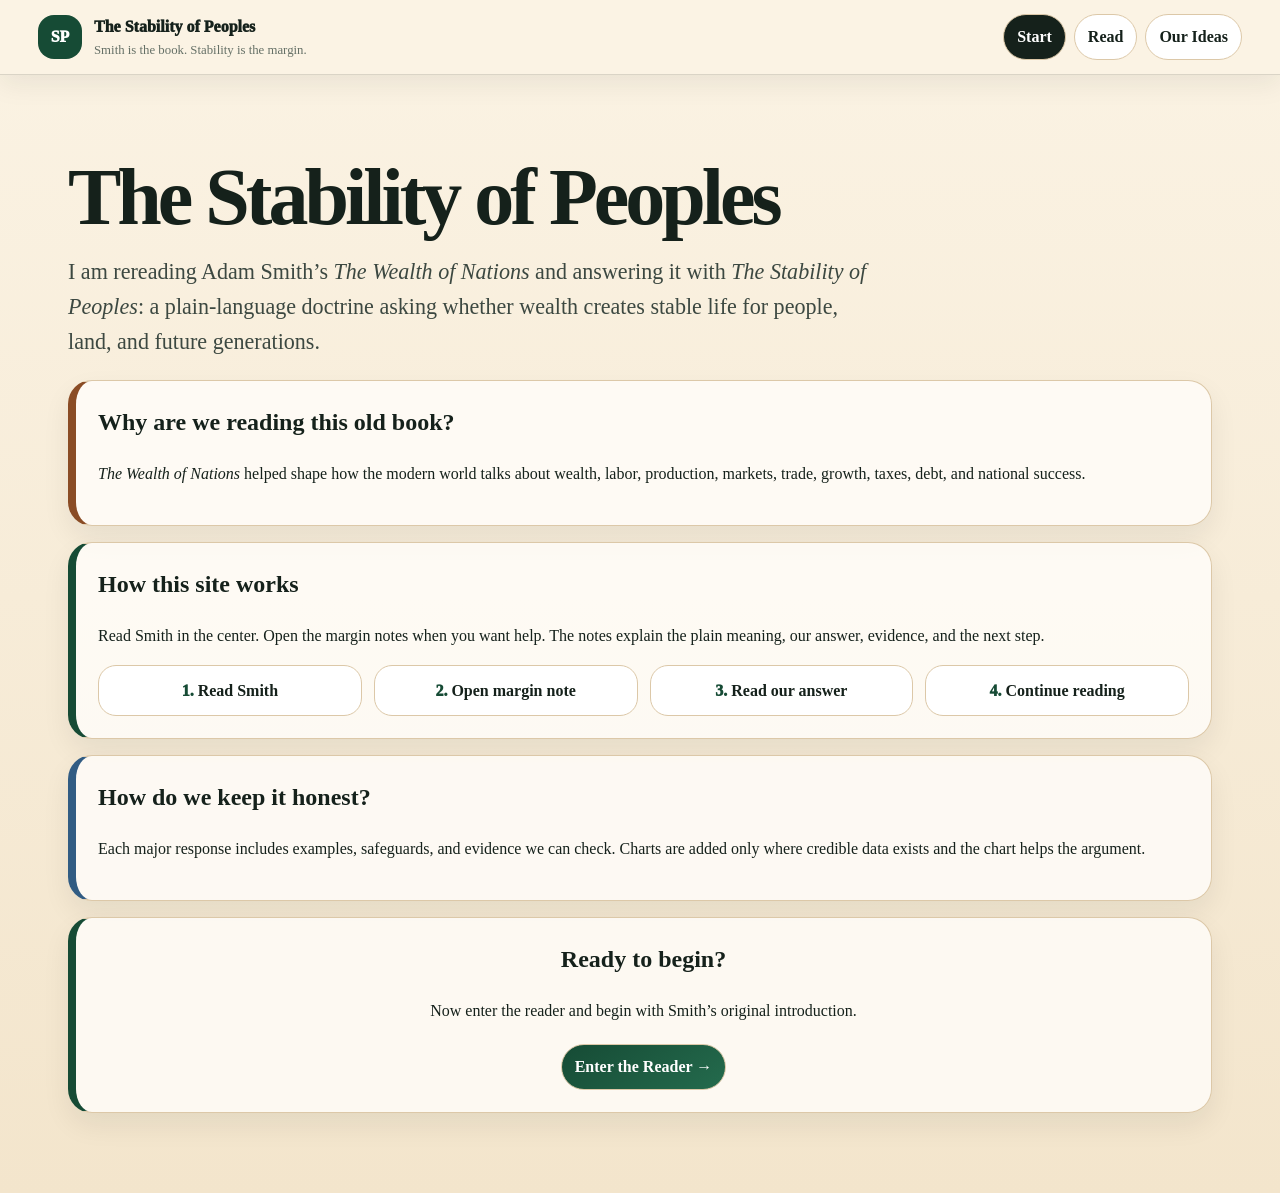
<file: index.html>
<!doctype html>
<html lang="en">
<head>
<meta charset="utf-8">
<meta name="viewport" content="width=device-width, initial-scale=1">
<title>The Stability of Peoples</title>
<style>
:root{
  --paper:#fbf3e4;--paper2:#f3e5cc;--ink:#15211b;--muted:#657066;--line:#dcc8a8;
  --smith:#8a4c25;--smithSoft:#fff5e6;--plain:#315c83;--plainSoft:#eef6ff;
  --stab:#164b35;--stab2:#246b4d;--stabSoft:#eff9f2;--gold:#d39b32;--rose:#9d4358;--bottom:72px
}
*{box-sizing:border-box}
html{scroll-behavior:smooth}
body{margin:0;color:var(--ink);background:linear-gradient(180deg,var(--paper),var(--paper2));font-family:Georgia,'Times New Roman',serif;line-height:1.6}
button{font-family:inherit}
.page{display:none}.page.active{display:block}
.top{position:sticky;top:0;z-index:50;display:flex;justify-content:space-between;align-items:center;gap:16px;padding:14px clamp(14px,4vw,38px);background:rgba(251,243,228,.96);border-bottom:1px solid rgba(21,33,27,.14);box-shadow:0 8px 28px rgba(21,33,27,.08)}
.brand{display:flex;gap:12px;align-items:center;text-decoration:none;color:var(--ink)}
.mark{width:44px;height:44px;display:grid;place-items:center;border-radius:16px;background:var(--stab);color:white;font-weight:950}
.brand-title{font-weight:950}.brand-sub{font-size:.8rem;color:var(--muted)}
.nav{display:flex;gap:8px}
.nav a,.btn{border:1px solid var(--line);background:#fff;text-decoration:none;color:var(--ink);padding:9px 13px;border-radius:999px;font-weight:850;cursor:pointer}
.nav a.active{background:var(--ink);color:#fff}
.bottom{display:none}
.shell{width:min(1180px,100%);margin:auto;padding:26px 18px 64px}
.hero{padding:clamp(28px,6vw,58px) 0 20px}
.eyebrow{margin:0 0 10px;color:var(--rose);font-weight:950;letter-spacing:.12em;text-transform:uppercase;font-size:.76rem}
h1{margin:0;font-size:clamp(2.25rem,7vw,5rem);line-height:.96;letter-spacing:-.05em}
.lede{max-width:800px;font-size:clamp(1.06rem,2.2vw,1.38rem);color:#3c4841;margin:18px 0 0}
.card{border:1px solid var(--line);border-radius:24px;padding:22px;margin-bottom:16px;background:rgba(255,253,250,.84);box-shadow:0 12px 28px rgba(21,33,27,.07)}
.card h2{margin-top:0}.importance{border-left:8px solid var(--smith)}.purpose{border-left:8px solid var(--stab)}.data{border-left:8px solid var(--plain)}
.actions{display:flex;gap:10px;flex-wrap:wrap;margin-top:20px}.primary{background:linear-gradient(145deg,var(--stab),var(--stab2));color:#fff}.secondary{background:#fff}
.steps{display:grid;grid-template-columns:repeat(4,1fr);gap:12px;margin-top:15px}
.step{border:1px solid var(--line);border-radius:18px;background:white;padding:12px;text-align:center;white-space:nowrap;font-weight:850}.step span{color:var(--stab);font-weight:950}
.reader{display:grid;grid-template-columns:220px minmax(0,1fr) 340px;gap:20px;align-items:start}
.side,.margin{position:sticky;top:88px;border:1px solid var(--line);border-radius:22px;background:rgba(255,253,250,.9);padding:14px;box-shadow:0 12px 28px rgba(21,33,27,.07);max-height:calc(100vh - 108px);overflow:auto}
.side h2,.margin h2{font-size:1.05rem;margin:0 0 8px}.side p,.empty p{font-size:.92rem;color:var(--muted);margin:0 0 10px}
.sections-shell{position:sticky;top:88px;background:transparent!important;border:0!important;box-shadow:none!important;padding:0!important;max-height:none!important;overflow:visible!important}
.sections-main-toggle{width:100%;justify-content:center}
.sections-drawer{display:none;margin-top:10px;border:1px solid var(--line);border-radius:22px;background:rgba(255,253,250,.93);box-shadow:0 12px 28px rgba(21,33,27,.07);padding:14px}
.sections-drawer.open{display:block}
.secbtn{width:100%;display:flex;justify-content:space-between;gap:8px;border:1px solid var(--line);border-radius:16px;background:var(--smithSoft);padding:11px;text-align:left;font-weight:950;cursor:pointer}
.secbtn small{display:block;color:var(--muted);font-weight:700}
.passages{display:none;padding:8px 0}.passages.open{display:block}
.passages button{width:100%;text-align:left;border:0;background:transparent;border-radius:12px;padding:9px;cursor:pointer;font-weight:850}
.passages button:hover,.passages button.active{background:#fff}
.book{background:#fffdf8!important;border-radius:0!important;padding:clamp(18px,3vw,42px)!important;box-shadow:none!important}
.book-head{text-align:center;border-bottom:1px solid rgba(21,33,27,.15);padding-bottom:18px;margin:0 auto 24px;max-width:760px}
.book-head h2{margin:0;font-size:clamp(1.8rem,4vw,3rem)}.book-head p{color:var(--muted);max-width:620px;margin:8px auto 0}
.book-text{max-width:760px;margin:0 auto;font-size:clamp(1.06rem,2.1vw,1.24rem);line-height:1.88}
.para{position:relative;margin:0 0 1.4em;padding-right:46px}.para p{margin:0}
.star{position:absolute;right:0;top:.1em;width:34px;height:34px;border-radius:999px;border:1px solid var(--line);background:#fff8e9;color:var(--smith);display:grid;place-items:center;cursor:pointer;font-weight:950;box-shadow:0 6px 14px rgba(21,33,27,.08)}
.star.active{background:var(--stab);color:#fff}
.margin-explainer{max-width:760px;margin:0 auto 22px;padding:14px 16px;border:1px solid var(--line);border-left:6px solid var(--smith);border-radius:18px;background:#fff8e9;font-size:.98rem}
.read-bottom-controls{max-width:760px;margin:28px auto 0;padding-top:18px;border-top:1px solid rgba(21,33,27,.14);display:flex;justify-content:space-between;gap:12px}
.read-bottom-controls button{min-width:120px}
.note{border:0!important;border-radius:18px!important;background:#fff;padding:14px;margin-bottom:12px;box-shadow:0 8px 18px rgba(21,33,27,.06)}
.note h3{margin:0 0 8px;color:var(--stab);text-transform:uppercase;font-size:.74rem!important;letter-spacing:.11em!important}
.note.plain{background:linear-gradient(180deg,#e9f4ff,#fff)!important;border-top:6px solid var(--plain)!important}
.note.challenge{background:linear-gradient(180deg,#fff2d9,#fff)!important;border-top:6px solid var(--gold)!important}
.note.answer{background:linear-gradient(180deg,#e8f8ee,#fff)!important;border-top:8px solid var(--stab)!important}
.note.chart{background:linear-gradient(180deg,#eaf1ff,#fff)!important;border-top:8px solid #263b73!important}
.note.takeaway{background:linear-gradient(180deg,#e3f6eb,#fff)!important;border:2px solid rgba(22,75,53,.22)!important}
.note-flow-cue{text-align:center;color:var(--muted);font-weight:950;margin:-5px 0 7px}
.eg{display:grid;gap:8px}.eg div{border:1px solid var(--line);border-radius:14px;background:#fff;padding:10px}.eg strong{display:block;color:var(--smith);margin-bottom:4px}
.svg-line-chart{width:100%;height:auto;display:block;background:#fff;border:1px solid rgba(49,92,131,.18);border-radius:16px;margin:12px 0}
.chart-legend{display:flex;flex-wrap:wrap;gap:8px;margin:8px 0 10px;font-size:.86rem}.legend-item{display:inline-flex;align-items:center;gap:6px;padding:5px 9px;border:1px solid var(--line);border-radius:999px;background:#fff}
.legend-swatch{width:18px;height:4px;border-radius:999px;background:#315c83}.legend-swatch.income{background:#164b35}
.chart-source{font-size:.82rem;color:var(--muted);border-top:1px solid rgba(21,33,27,.12);padding-top:8px;margin-top:8px}
.chartnote{color:var(--muted);font-size:.86rem}.doctrine-line{font-size:clamp(1.08rem,2vw,1.38rem);font-weight:950;line-height:1.28;color:var(--stab)}
.mactions{display:flex;gap:8px;flex-wrap:wrap;margin-top:14px}.mactions .primary{width:100%}
.list{display:grid;gap:12px}.doctrine{counter-increment:item;display:grid;grid-template-columns:48px 1fr;gap:14px;border:1px solid var(--line);border-radius:22px;padding:18px;background:#fff}.list.doctrines{counter-reset:item}
.doctrine:before{content:counter(item);display:grid;place-items:center;width:42px;height:42px;border-radius:15px;background:var(--stab);color:#fff;font-weight:950}
.gloss{display:grid;grid-template-columns:180px 1fr;gap:14px;padding:18px;border-radius:20px;border:1px solid var(--line);background:#fff}.term{font-weight:950;color:var(--smith)}
.sheet{display:none;position:fixed;left:0;right:0;bottom:var(--bottom);z-index:90;background:rgba(251,243,228,.98);border-top:1px solid var(--line);box-shadow:0 -18px 45px rgba(21,33,27,.22);max-height:72vh;overflow:auto;padding:14px}.sheet.open{display:block}
.sheethead{display:flex;justify-content:space-between;align-items:center;gap:10px;margin-bottom:10px}.sheethead h2{font-size:1.1rem;margin:0}
@media(max-width:1060px){.reader{grid-template-columns:210px 1fr}.margin{display:none}}
@media(max-width:760px){
  body{padding-bottom:var(--bottom)}.nav{display:none}.top{position:relative}.brand-sub{display:none}
  .bottom{position:fixed;bottom:0;left:0;right:0;z-index:80;height:var(--bottom);display:grid;grid-template-columns:repeat(3,1fr);background:rgba(251,243,228,.96);border-top:1px solid rgba(21,33,27,.16);box-shadow:0 -10px 30px rgba(21,33,27,.12)}
  .bottom a{display:flex;flex-direction:column;align-items:center;justify-content:center;gap:3px;text-decoration:none;font-size:.73rem;font-weight:900}.bottom a.active{color:var(--stab)}
  .shell{text-align:center;padding:18px 14px 38px}.reader,.steps,.gloss{grid-template-columns:1fr}.sections-shell{position:relative;top:auto;text-align:left}
  .book{text-align:left;padding:18px 12px!important}.book-head{text-align:center}.para{padding-right:0}.star{position:static;display:inline-grid;margin-top:10px}
  .lede{margin-left:auto;margin-right:auto}.actions{justify-content:center}.step{white-space:normal}
  .read-bottom-controls{flex-direction:column}.read-bottom-controls button{width:100%}
}
@media print{.top,.bottom,.side,.margin,.sheet,.star{display:none!important}body{background:#fff;color:#000;padding:0}.page{display:block!important}.shell{max-width:100%;padding:0}.hero,.card,.book{box-shadow:none;border-color:#999;background:#fff}}

/* V5: close/continue behavior + generic indexed line chart polish */
.margin-empty-reset{
  border:1px dashed var(--line);
  border-radius:18px;
  padding:16px;
  background:#fffdf8;
}
.chart-subnote{
  font-size:.82rem;
  color:var(--muted);
  margin-top:-4px;
}

.sheet,
#sheetBody {
  scroll-behavior: auto !important;
}


/* Hour update: start entry, reader onboarding, examples good/bad */
.start-entry-card{text-align:center;border-left:8px solid var(--stab)}
.start-entry-card .actions{justify-content:center}
.before-begin{max-width:760px;margin:0 auto 22px;padding:18px 18px;border:2px solid rgba(22,75,53,.22);border-left:10px solid var(--stab);border-radius:22px;background:linear-gradient(180deg,#e8f8ee,#fffdf8);box-shadow:0 12px 28px rgba(21,33,27,.07)}
.before-begin h2{margin:0 0 8px;font-size:1.28rem}
.before-begin p{margin:0 0 14px}
.eg .good{background:linear-gradient(180deg,#e8f8ee,#fff)!important;border-left:7px solid var(--stab)!important}
.eg .bad{background:linear-gradient(180deg,#ffe9e9,#fff)!important;border-left:7px solid #9d2f2f!important}
.eg .warning{background:linear-gradient(180deg,#fff2d9,#fff)!important;border-left:7px solid var(--gold)!important}


/* Passage 1 evidence cards */
.fact-cards{
  display:grid;
  grid-template-columns:1fr 1fr;
  gap:12px;
  margin:12px 0;
}
.fact-card{
  border:1px solid rgba(21,33,27,.14);
  border-radius:18px;
  background:#fff;
  padding:14px;
  box-shadow:0 8px 18px rgba(21,33,27,.05);
}
.fact-card .flabel{
  font-size:.75rem;
  font-weight:950;
  letter-spacing:.08em;
  text-transform:uppercase;
  color:var(--muted);
  margin-bottom:6px;
}
.fact-card .fvalue{
  font-size:1.45rem;
  line-height:1.08;
  color:var(--stab);
  font-weight:950;
  margin-bottom:8px;
}
.fact-card .fcaption{
  font-size:.88rem;
  color:#3c4841;
}
@media(max-width:760px){
  .fact-cards{grid-template-columns:1fr}
}


/* Evidence chart polish update */
.vchart{
  display:grid;
  gap:14px;
  margin:16px 0;
}
.vchart .row{
  display:grid;
  grid-template-columns:58px 1fr auto;
  align-items:center;
  gap:10px;
  font-weight:850;
}
.vchart .track{
  height:28px;
  border-radius:999px;
  background:#eef2ee;
  overflow:hidden;
  border:1px solid rgba(21,33,27,.12);
}
.vchart .fill{
  height:100%;
  border-radius:999px;
  background:linear-gradient(90deg,var(--stab),var(--stab2));
}
.vchart .val{
  font-size:1.12rem;
  color:var(--stab);
  font-weight:950;
}
.meaning-note{
  border:1px solid rgba(22,75,53,.2);
  border-left:7px solid var(--stab);
  background:linear-gradient(180deg,#f0fbf3,#fff);
  border-radius:16px;
  padding:12px;
  margin-top:12px;
  font-size:.92rem;
}
@media(max-width:760px){
  .vchart .row{grid-template-columns:1fr}
  .vchart .track{height:24px}
}

</style>
</head>
<body>
<header class="top">
  <a class="brand" href="#start"><div class="mark">SP</div><div><div class="brand-title">The Stability of Peoples</div><div class="brand-sub">Smith is the book. Stability is the margin.</div></div></a>
  <nav class="nav"><a data-route="start" href="#start">Start</a><a data-route="read" href="#read">Read</a><a data-route="ideas" href="#ideas">Our Ideas</a></nav>
</header>
<nav class="bottom"><a data-route="start" href="#start"><span>⌂</span>Start</a><a data-route="read" href="#read"><span>☰</span>Read</a><a data-route="ideas" href="#ideas"><span>◆</span>Ideas</a></nav>
<main>
  <section class="page active" id="page-start">
    <div class="shell">
      <section class="hero">
        <!---- <p class="eyebrow"></p>  Just in case I ever want to use this --> 
        <h1>The Stability of Peoples</h1>
        <p class="lede">I am rereading Adam Smith’s <em>The Wealth of Nations</em> and answering it with <em>The Stability of Peoples</em>: a plain-language doctrine asking whether wealth creates stable life for people, land, and future generations.</p>
      </section>
      <section class="card importance"><h2>Why are we reading this old book?</h2><p><em>The Wealth of Nations</em> helped shape how the modern world talks about wealth, labor, production, markets, trade, growth, taxes, debt, and national success.</p></section>
      <section class="card purpose"><h2>How this site works</h2><p>Read Smith in the center. Open the margin notes when you want help. The notes explain the plain meaning, our answer, evidence, and the next step.</p><div class="steps"><div class="step"><span>1.</span> Read Smith</div><div class="step"><span>2.</span> Open margin note</div><div class="step"><span>3.</span> Read our answer</div><div class="step"><span>4.</span> Continue reading</div></div></section>
      <section class="card data"><h2>How do we keep it honest?</h2><p>Each major response includes examples, safeguards, and evidence we can check. Charts are added only where credible data exists and the chart helps the argument.</p></section>
      <section class="card purpose start-entry-card"><h2>Ready to begin?</h2><p>Now enter the reader and begin with Smith’s original introduction.</p><div class="actions"><a class="btn primary" href="#read">Enter the Reader →</a></div></section>
    </div>
  </section>
  <section class="page" id="page-read">
    <div class="shell">
      
      <div class="before-begin no-print"><h2>Before you begin</h2><p><strong>Read Smith like a book.</strong> The ✦ mark opens the margin notes when you want the plain meaning, our answer, evidence, and takeaway.</p></div>
      
      <div class="reader">
        <aside class="side no-print sections-shell"><button class="btn secondary sections-main-toggle" id="sectionsToggle">☰ Sections</button><div class="sections-drawer" id="sectionsDrawer"><h2>Sections</h2><p>Open a section and jump to a part of the text.</p><div id="sectionNav"></div></div></aside>
        <article class="book"><div id="bookRoot"></div><div class="read-bottom-controls no-print"><button class="btn secondary" id="readPrev">← Back</button><button class="btn primary" id="readNext">Next →</button></div></article>
        <aside class="margin" id="margin"><div class="empty"><h2>Margin notes</h2><p>Select a margin mark beside Smith’s text. This side panel will show the plain meaning, our answer, examples, evidence, and takeaway.</p></div></aside>
      </div>
    </div>
  </section>
  <section class="page" id="page-ideas"><div class="shell"><section class="hero"><p class="eyebrow">Our ideas</p><h1>Doctrine so far</h1><p class="lede">Written plainly for all peoples, not only educated readers.</p></section><section id="doctrine"></section><section class="card no-print"><button class="btn primary" onclick="window.print()">Print / Save as PDF</button></section></div></section>
  <section class="page" id="page-help"><div class="shell"><section class="hero"><p class="eyebrow">Word help</p><h1>Glossary</h1><p class="lede">Old economic words translated into plain language.</p></section><section id="glossary"></section></div></section>
</main>
<section class="sheet" id="sheet"><div class="sheethead"><h2>Margin note</h2><button class="btn" id="closeSheet">Close</button></div><div id="sheetBody"></div></section>
<script>window.SOP_DATA = {"project": {"title": "The Stability of Peoples", "subtitle": "A guided rereading of The Wealth of Nations", "modeLabels": {"exact": "Exact Smith", "plain": "Plain Smith", "compare": "Compare", "answer": "Our Answer"}, "plainPurpose": "This doctrine is written plainly for all peoples, not only educated readers. If an idea is meant to serve everyone, the words must be reachable by everyone.", "importanceIntro": {"title": "Why reread The Wealth of Nations?", "body": "We are not reading Adam Smith as a dead historical author. We are reading him because the modern world still lives inside many of the questions his work helped make normal: How do nations grow? How should labor be organized? How do markets, trade, capital, public revenue, and debt shape national success? The Wealth of Nations did not create modern economics by itself, but it became one of the great source texts behind wealth-centered economic common sense. That is why The Stability of Peoples answers it directly. If we are living inside a world shaped by wealth-centered doctrine, then we must ask whether wealth has actually created stable life for people, land, and future generations.", "example1": "Smith’s division of labor still echoes in factories, warehouses, offices, logistics, and supply chains: one person does one part, another person does another part, and the whole system produces more.", "example2": "Smith argued that national wealth is not just gold or money, but what people produce and trade. Today countries still judge themselves by production, trade, GDP, jobs, markets, and growth."}}, "passages": [{"id": "intro-01", "section": "Introduction", "number": "Passage 1 of 6", "title": "Annual Labour Supplies Life", "exact": "The annual labour of every nation is the fund which originally supplies it with all the necessaries and conveniencies of life which it annually consumes, and which consist always either in the immediate produce of that labour, or in what is purchased with that produce from other nations.", "plainSmith": "The work people do each year is what gives a country the food, goods, comforts, and trade it lives on.", "smithMeans": "Smith begins by saying that a nation’s real supply does not come from gold or titles. It comes from the yearly work of its people and what that work can produce or trade for.", "keep": "We keep the move away from money-worship. Smith is right that real wealth begins in actual human work and real supply.", "challenge": "Supply alone is not enough. A society can produce a lot and still leave its people unstable, isolated, sick, indebted, or unable to live with dignity.", "answer": "Smith is right that work supplies life, but we have to go further. People do not only need goods. They need stable lives. A society should ask: does our work create food, shelter, care, safe movement, repair, and a better future, or does it only create more things while people stay unstable?", "doctrine": "Work should not only produce things. It should protect life over time.", "examples": {"smithWorks": "A farming town grows enough food, repairs tools, and trades extra crops for supplies. Smith’s point works because real labor creates real life support.", "smithFails": "A country produces record amounts of goods, but workers cannot afford rent or healthcare. The work exists, but life is still unstable.", "oursWorks": "A city counts food, housing, repair, care, and safe movement as part of its real work. It uses human capability to keep life steady.", "oursFails": "If society calls everything 'stability work' without clear priorities, people can be over-directed or confused. Safeguard: define basic needs first and keep participation transparent."}, "chart": {"chartType": "line", "chartTitle": "Production is not protection", "chartIdea": "This chart asks a direct life-protection question: after all the work, growth, and supply in the country, can people absorb a small emergency without borrowing, selling something, or falling behind?", "measureQuestion": "Can ordinary adults protect themselves from a small emergency?", "whatItShows": "From 2013 to 2025, the share of adults who could cover a $400 emergency with cash or equivalent improved but stayed fragile. The youngest adults end at only 45%, meaning most adults under 30 could not cover that small emergency in this way.", "whatItDoesNotProve": "This does not prove production is bad. It does not explain every cause of financial fragility. It shows that supply alone is not protection: work should help life become more secure over time.", "sourceNote": "Source: Federal Reserve Survey of Household Economics and Decisionmaking, adults who would cover a $400 emergency expense using cash or its equivalent. The table runs from 2013 to 2025 and includes age breakdowns.", "lineSeries": [{"key": "allAdults", "label": "All adults", "color": "#315c83"}, {"key": "age18to29", "label": "Ages 18–29", "color": "#8a4c25"}], "lineData": [{"year": "2013", "allAdults": 50, "age18to29": 41}, {"year": "2014", "allAdults": 53, "age18to29": 42}, {"year": "2015", "allAdults": 54, "age18to29": 45}, {"year": "2016", "allAdults": 56, "age18to29": 46}, {"year": "2017", "allAdults": 59, "age18to29": 50}, {"year": "2018", "allAdults": 61, "age18to29": 51}, {"year": "2019", "allAdults": 63, "age18to29": 50}, {"year": "2020", "allAdults": 64, "age18to29": 54}, {"year": "2021", "allAdults": 68, "age18to29": 58}, {"year": "2022", "allAdults": 63, "age18to29": 51}, {"year": "2023", "allAdults": 63, "age18to29": 52}, {"year": "2024", "allAdults": 63, "age18to29": 47}, {"year": "2025", "allAdults": 63, "age18to29": 45}], "valueSuffix": "%", "meaningNote": "This is not a poverty line or income chart. It is a practical stability test: could someone cover a small emergency with cash or its equivalent? If not, ordinary life is still exposed.", "dataSources": ["Federal Reserve SHED: $400 emergency expense, all adults and by age, 2013–2025."]}, "lessonTitle": "Where wealth comes from", "beforeRead": "Smith begins with a simple idea: a country lives from the work people do.", "simpleTakeaway": "Work creates supply, but supply is not enough. Work should help protect life over time.", "marginTitle": "Where wealth comes from", "marginIntro": "Smith begins by saying a nation lives from the work people do each year."}, {"id": "intro-02", "section": "Introduction", "number": "Passage 2 of 6", "title": "Supply Compared to Population", "exact": "According, therefore, as this produce, or what is purchased with it, bears a greater or smaller proportion to the number of those who are to consume it, the nation will be better or worse supplied with all the necessaries and conveniencies for which it has occasion.", "plainSmith": "A country is better or worse supplied depending on how much it produces or trades for compared with how many people need to live from it.", "smithMeans": "Smith is measuring national well-being by the relationship between supply and the number of people who must consume that supply.", "keep": "We keep the basic question of proportion. A society must ask whether enough exists for the people who depend on it.", "challenge": "Enough total supply does not mean fair access, stable access, or healthy access. Food can exist while people go hungry. Housing can exist while people sleep outside. Medicine can exist while people die without care.", "answer": "Smith is right that supply must be compared to the number of people who need it. But we cannot stop at total supply. We have to ask whether people can actually reach what exists. Food on shelves does not feed people who cannot afford it. Empty homes do not house people if rent blocks them.", "doctrine": "A society is not abundant if people cannot reach what they need.", "examples": {"smithWorks": "A village has enough grain stored for winter because it produced enough for its population. Supply compared to people matters.", "smithFails": "A city has enough apartments and food, but prices keep working families from accessing them.", "oursWorks": "A local system tracks not only how much food and housing exists, but who can actually reach it.", "oursFails": "Access programs can be abused or become unfair if rules are unclear. Safeguard: make access simple, public, reviewed, and tied to real need."}, "chart": {"chartType": "line", "chartTitle": "More renters are blocked by cost", "chartIdea": "This chart shows the share of renter households spending more than 30% of income on rent and utilities. It uses one unit: percent of renters. The point is simple: even in a wealthy society, many people cannot reach housing affordably.", "measureQuestion": "Can people actually reach the housing society has produced?", "whatItShows": "The share of renter households burdened by housing costs has grown over the long run, from roughly one quarter of renters in 1960 to about half of renters in recent years.", "whatItDoesNotProve": "This does not prove there is enough housing everywhere. It does not explain every cause of high rent. It proves the simpler point that supply and access are different: many people cannot reach housing affordably.", "sourceNote": "Sources: Harvard Joint Center for Housing Studies long-run renter cost-burden analysis; U.S. Census Bureau renter cost-burden reporting. Cost burden means spending more than 30% of income on rent and utilities.", "lineSeries": [{"key": "burdenShare", "label": "Cost-burdened renter households", "color": "#8a4c25"}], "lineData": [{"year": "1960", "burdenShare": 24}, {"year": "1980", "burdenShare": 35}, {"year": "2021", "burdenShare": 49}, {"year": "2023", "burdenShare": 50}, {"year": "2024", "burdenShare": 49}], "valueSuffix": "%", "dataSources": ["Harvard Joint Center for Housing Studies: long-run renter cost burdens.", "U.S. Census Bureau: renter households spending more than 30% of income on rent and utilities."]}, "lessonTitle": "Enough for the people", "beforeRead": "Smith asks whether what a country produces is enough for the people who must live from it.", "simpleTakeaway": "It is not enough for goods to exist. People must be able to reach what they need.", "marginTitle": "Enough for the people", "marginIntro": "Smith compares what a country produces with the number of people who must live from it."}, {"id": "intro-03", "section": "Introduction", "number": "Passage 3 of 6", "title": "Skill and Useful Labour", "exact": "But this proportion must in every nation be regulated by two different circumstances: first, by the skill, dexterity, and judgment with which its labour is generally applied; and, secondly, by the proportion between the number of those who are employed in useful labour, and that of those who are not so employed.", "plainSmith": "How well a country is supplied depends on how skillfully people work, and how many people are doing useful work compared with those who are not.", "smithMeans": "Smith gives two main causes of supply: the quality of labor and the share of people doing useful labor.", "keep": "We keep the importance of skill, judgment, training, and organized capability.", "challenge": "The phrase 'useful labour' is too narrow if it only means market-visible production. Care, prevention, repair, teaching, healing, and land stewardship are useful even when they do not look like profit-producing labor.", "answer": "Smith is right that skill and useful work matter. But useful work must mean more than work that produces goods for sale. Raising children, caring for elders, preventing violence, repairing homes, cleaning public spaces, restoring land, and teaching basic skills all help hold life together.", "doctrine": "Useful work is any work that helps life become more stable.", "examples": {"smithWorks": "A skilled carpenter builds stronger homes faster than an untrained person. Skill clearly improves supply.", "smithFails": "A caregiver keeps an elder safe every day, but the market may treat that work as low value or invisible.", "oursWorks": "A neighborhood counts repair, care, teaching, cleaning, and food work as real stability work.", "oursFails": "If every activity is called useful, priorities can blur. Safeguard: ask whether the work clearly lowers instability or protects life."}, "chart": {"chartType": "bar", "chartTitle": "One hidden form of useful work: unpaid family caregiving", "chartIdea": "This is one visible example of useful work the market does not fully account for. The numbers estimate the value of unpaid family caregiving, not every form of unpaid useful work.", "measureQuestion": "What useful work is invisible or undercounted if we only look at market wages?", "whatItShows": "AARP estimated unpaid family caregiving at about $600 billion in 2021 and about $1.01 trillion in 2024. That care supports families, hospitals, employers, and public systems.", "whatItDoesNotProve": "This does not count all useful work outside wages. It does not include every form of unpaid household labor, child-raising, neighborhood help, public-space maintenance, informal teaching, or prevention work.", "sourceNote": "Sources: AARP unpaid family caregiving valuation reports for 2021 and 2024.", "barData": [{"label": "2021", "value": 600}, {"label": "2024", "value": 1010}], "valuePrefix": "$", "valueSuffix": "B", "dataSources": ["AARP: Valuing the Invaluable, unpaid family caregiving estimates."], "meaningNote": "What the numbers account for: unpaid care by family caregivers, including help with daily activities, meals, transportation, medication, appointments, supervision, finances, and practical support for adults who need care. It is only one example of useful work society depends on without fully recognizing."}, "lessonTitle": "Useful work", "beforeRead": "Smith says supply depends on skill and how many people are doing useful labor.", "simpleTakeaway": "Useful work is more than market work. Care, repair, teaching, and prevention also hold life together.", "marginTitle": "Useful work", "marginIntro": "Smith says supply depends on skill and useful labor."}, {"id": "intro-04", "section": "Introduction", "number": "Passage 4 of 6", "title": "Productivity Is Not Justice", "exact": "Among civilized and thriving nations, on the contrary, though a great number of people do not labour at all, many of whom consume the produce of ten times, frequently of a hundred times, more labour than the greater part of those who work; yet the produce of the whole labour of the society is so great, that all are often abundantly supplied.", "plainSmith": "Smith says productive societies can make so much that even poor workers may have more goods than people in less productive societies. At the same time, he admits that many people who do not labor consume far more than the workers themselves.", "smithMeans": "Smith is making a comparison between societies. He is saying that high productivity can raise the general supply of goods. But inside that point, he also shows a serious inequality: some people consume the labor of many while others do the work.", "keep": "We keep the basic truth that better tools, skill, organization, and cooperation can create more goods and make life materially easier.", "challenge": "We reject using comparison to poorer conditions as proof of justice. Saying workers are better off than people somewhere else does not answer whether they are stable, respected, secure, or receiving a fair share of the life they help create.", "answer": "The Stability of Peoples asks a different question: does abundance become stable life for the people who produce it? If a society produces plenty while workers remain fragile and owners consume the labor of many, then productivity is being used to cover extraction.", "doctrine": "A society is not just because workers have more than the desperate elsewhere; it is just when the people who create abundance receive stable life from it.", "examples": {"smithWorks": "A society with better tools and organization can produce more food, clothing, housing materials, and medicine than a society with fewer tools. Smith’s point works when productivity truly expands life support.", "smithFails": "A worker may own more goods than people in poorer conditions elsewhere, but still live one emergency away from eviction, medical debt, hunger, or collapse.", "oursWorks": "A society uses productivity to shorten insecurity: better wages, safer housing, public care, food access, training, and time for family.", "oursFails": "Our response can become too focused on blaming owners and miss practical production needs. Safeguard: judge both extraction and supply. A stable people needs enough production and fair stability from that production."}, "chart": {"chartType": "line", "chartTitle": "Workers produced more, but pay did not rise the same way", "chartIdea": "This chart shows percent growth since 1973. Productivity means output per hour. Real hourly compensation means pay and benefits after inflation. The point is that producing more does not automatically mean workers receive stable life from what they produce.", "measureQuestion": "Do the people creating abundance receive stable life from it?", "whatItShows": "Productivity and compensation once moved more closely together, but after the 1970s productivity rose much faster than real hourly compensation.", "whatItDoesNotProve": "This does not prove productivity is bad. It does not prove every business owner is evil. It proves productivity by itself is not justice.", "sourceNote": "Source lane: Bureau of Labor Statistics productivity and real hourly compensation data for the nonfarm business sector; EPI productivity-pay gap presentation for historical comparison.", "lineSeries": [{"key": "productivityGrowth", "label": "Labor productivity growth", "color": "#315c83"}, {"key": "compensationGrowth", "label": "Real hourly compensation growth", "color": "#164b35"}], "lineData": [{"year": "1973", "productivityGrowth": 0, "compensationGrowth": 0}, {"year": "1990", "productivityGrowth": 30, "compensationGrowth": 9}, {"year": "2000", "productivityGrowth": 55, "compensationGrowth": 17}, {"year": "2010", "productivityGrowth": 77, "compensationGrowth": 28}, {"year": "2020", "productivityGrowth": 101, "compensationGrowth": 56}, {"year": "2024", "productivityGrowth": 112, "compensationGrowth": 62}], "valueSuffix": "%", "dataSources": ["BLS: labor productivity and real hourly compensation, nonfarm business sector.", "EPI: productivity-pay gap historical comparison."]}, "lessonTitle": "Productivity is not justice", "beforeRead": "Smith says productive societies can create much more abundance, but he also reveals a problem: some consume the labor of many.", "simpleTakeaway": "The people creating abundance should receive stable life from it.", "marginTitle": "Productivity is not justice", "marginIntro": "Smith shows that productive societies can create abundance while some consume the labor of many."}, {"id": "intro-05", "section": "Introduction", "number": "Passage 5 of 6", "title": "Smith’s Map, Our Map", "exact": "The causes of this improvement in the productive powers of labour, and the order according to which its produce is naturally distributed among the different ranks and conditions of men in the society, make the subject of the first book of this Inquiry.", "plainSmith": "Smith says Book I will study why labor becomes more productive and how what labor produces is divided among different ranks and conditions of people.", "smithMeans": "Smith is telling the reader the map of his inquiry. He will study production first, then how the product of labor is distributed through society.", "keep": "We keep the need for a clear map. A serious doctrine must show the reader what it is studying and why.", "challenge": "Smith’s map follows wealth: productivity, distribution, capital, policy, revenue, and debt. Our map has to follow stability: people, land, labor, care, movement, money, public responsibility, and long-term consequences.", "answer": "The Stability of Peoples needs its own map. We are not only asking how wealth is produced and divided. We are asking whether the whole system leaves people, land, and future generations more stable or more damaged.", "doctrine": "The old map followed wealth. The new map must follow stability.", "examples": {"smithWorks": "Smith’s map works because it organizes a huge subject. He tells the reader where the inquiry is going instead of leaving the argument scattered.", "smithFails": "A map of wealth can miss the things that decide whether life is actually stable: trauma, care, land damage, car dependency, debt pressure, public trust, and children’s conditions.", "oursWorks": "Our map helps each passage ask the same steady questions: what helps life, what creates instability, what must be changed, and what safeguards are needed.", "oursFails": "Our map can become too broad if everything is included at once. Safeguard: move page by page, keep each passage focused, and save only one clear doctrine line at a time."}, "chart": {"skipChart": true, "lineData": []}, "lessonTitle": "Smith’s map, our map", "beforeRead": "Smith tells the reader how his book will be organized. We use that to explain how our project must be organized.", "simpleTakeaway": "The old map followed wealth. The new map must follow stability.", "marginTitle": "Smith’s map, our map", "marginIntro": "Smith tells the reader how his book will be organized."}, {"id": "intro-06", "section": "Introduction", "number": "Passage 6 of 6", "title": "Public Revenue, Expense, and Debt", "exact": "The fifth and last book treats of the revenue of the sovereign, or commonwealth. In this book I have endeavoured to shew, first, what are the necessary expenses of the sovereign, or commonwealth... and, thirdly and lastly, what are the reasons and causes which have induced almost all modern governments to mortgage some part of this revenue, or to contract debts.", "plainSmith": "Smith says the final book studies public expenses, how society pays for them, and why governments take on debt.", "smithMeans": "Smith ends the introduction by turning from private production to public responsibility: what the commonwealth must pay for, who contributes, and what debt does to real wealth.", "keep": "We keep the idea that public systems have necessary expenses and that debt affects the future.", "challenge": "Public expense cannot be judged only as burden. Some public spending prevents greater instability. Some debt is destructive extraction, but some investment prevents collapse.", "answer": "Smith is right that public spending and debt matter. But we should not treat all public expense as waste. Some spending prevents bigger damage later. Some debt is dangerous because it feeds extraction. Some debt may be justified if it prevents collapse and builds stable foundations.", "doctrine": "Public spending is justified when it protects life and lowers future instability.", "examples": {"smithWorks": "A government that tracks spending, taxes, and debt can avoid waste and future burden.", "smithFails": "Fear of public cost can block repairs until bridges fail, people become homeless, or health problems become emergencies.", "oursWorks": "A city spends early on drainage, clinics, housing repair, and child support so bigger crises are prevented.", "oursFails": "Calling spending 'stability' can hide waste or corruption. Safeguard: require proof that spending lowers real instability over time."}, "chart": {"chartType": "line", "chartTitle": "Child poverty kept returning across decades", "chartIdea": "This long-run chart uses the official poverty rate for related children in families. It shows that child poverty is not one bad year. It is a repeated failure that society has seen, reduced at times, and allowed to return.", "measureQuestion": "Does public responsibility prevent child instability over time?", "whatItShows": "Child poverty fell sharply after the early 1960s, but it repeatedly rose again in later decades. The line shows many chances to make child poverty unacceptable, yet the problem kept returning.", "whatItDoesNotProve": "This does not prove every public program works or that poverty has one cause. It shows that child poverty is a long-term public responsibility, not a temporary surprise.", "sourceNote": "Source: U.S. Census Bureau child poverty data via FRED series HSTPOVARU18YRCFBPPP, related children in families below the poverty threshold. This is the official poverty measure, not the Supplemental Poverty Measure.", "lineSeries": [{"key": "childPoverty", "label": "Child poverty rate", "color": "#8a4c25"}], "lineData": [{"year": "1959", "childPoverty": 26.9}, {"year": "1969", "childPoverty": 13.8}, {"year": "1983", "childPoverty": 22.3}, {"year": "1993", "childPoverty": 22.7}, {"year": "2000", "childPoverty": 16.2}, {"year": "2010", "childPoverty": 22.0}, {"year": "2019", "childPoverty": 14.4}, {"year": "2020", "childPoverty": 15.7}, {"year": "2021", "childPoverty": 15.0}, {"year": "2022", "childPoverty": 14.8}, {"year": "2023", "childPoverty": 15.0}, {"year": "2024", "childPoverty": 14.0}], "valueSuffix": "%", "meaningNote": "The sharp 2021 Supplemental Poverty Measure drop from pandemic-era supports is important, but it uses a different poverty measure. This main chart stays with one long-run official measure so the decades are easier to compare.", "dataSources": ["FRED / U.S. Census Bureau: Poverty Status of People by Age, Related Children in Families, Below Poverty Threshold, 1959–2024."]}, "lessonTitle": "Public responsibility", "beforeRead": "Smith points to government revenue, public expenses, and debt.", "simpleTakeaway": "Public spending should be judged by whether it protects life and prevents future instability.", "marginTitle": "Public responsibility", "marginIntro": "Smith points to public expenses, revenue, and debt."}], "glossary": [{"term": "Annual labour", "smith": "The work done by a nation’s people in a year.", "plain": "The yearly work people do.", "stability": "Living capability used to supply and stabilize life."}, {"term": "Necessaries and conveniencies", "smith": "The goods and comforts society consumes.", "plain": "What people need and what makes life easier.", "stability": "The foundations of life: food, shelter, care, movement, safety, land, and dignity."}, {"term": "Useful labour", "smith": "Labor that contributes to productive supply.", "plain": "Work that helps produce what society uses.", "stability": "Any contribution that lowers instability over time, including care, repair, teaching, healing, and prevention."}, {"term": "Capital stock", "smith": "Accumulated resources that put labor into motion.", "plain": "Stored wealth or tools used to make more things happen.", "stability": "Stored capability that should serve durable life, not private domination."}, {"term": "Revenue of the sovereign", "smith": "The income of the government or commonwealth.", "plain": "Public money used for public responsibilities.", "stability": "Shared resources used to protect the foundations of life."}, {"term": "Efficiency", "smith": "Greater productive power of labor.", "plain": "Making more with skill and organization.", "stability": "Lowering total instability across the whole life of consequences."}], "doctrine": ["This doctrine is written plainly for all peoples, not only educated readers.", "If an idea is meant to serve everyone, the words must be reachable by everyone.", "People are shaped by what happens to them. A stable society responds early, fairly, and with flexibility.", "A stable society does not pretend all damage can be prevented. It prepares to help after damage appears, while protecting others from preventable harm.", "A people is not stable because it produces; it is stable when its production protects life across time.", "Abundance is false when people cannot access the foundations of life.", "Useful labor is any contribution that lowers total instability across time.", "Extraction begins when one person consumes the labor of many without restoring stability to the many.", "Abundance without stability is organized insecurity.", "Distribution must be judged by stability, not only by income.", "Public expense is justified when it secures the foundations of durable life.", "True efficiency must be measured across the whole life of its consequences.", "Efficiency does not mean lowering immediate cost. It means lowering total instability across time.", "Money may serve exchange, but it must never govern existence.", "Labor is not merely a cost of production; it is the living capacity of a people.", "A society is not just because workers have more than the desperate elsewhere; it is just when the people who create abundance receive stable life from it.", "The old map followed wealth. The new map must follow stability."], "readerMode": "modalBlocks", "sections": [{"id": "introduction", "title": "Introduction", "subtitle": "Smith’s opening argument about labor, supply, productivity, wealth, and public responsibility.", "passageIds": ["intro-01", "intro-02", "intro-03", "intro-04", "intro-05", "intro-06"]}, {"id": "book-i", "title": "Book I", "subtitle": "Labour, division of labour, wages, profit, and rent.", "passageIds": []}, {"id": "book-ii", "title": "Book II", "subtitle": "Capital stock, accumulation, and productive labour.", "passageIds": []}, {"id": "book-iii", "title": "Book III", "subtitle": "Town, country, agriculture, cities, and development.", "passageIds": []}, {"id": "book-iv", "title": "Book IV", "subtitle": "Mercantile systems, trade, policy, and colonies.", "passageIds": []}, {"id": "book-v", "title": "Book V", "subtitle": "Public expenses, revenue, taxes, and debt.", "passageIds": []}]};</script>
<script>

(function(){
const DATA=window.SOP_DATA||{},passages=DATA.passages||[],sections=DATA.sections||[];
let selected=null,currentReadIndex=0;

function esc(s){return String(s??"").replaceAll("&","&amp;").replaceAll("<","&lt;").replaceAll(">","&gt;").replaceAll('"',"&quot;").replaceAll("'","&#039;")}
function route(){const raw=(location.hash||"#start").replace("#","").split(":")[0];return ["start","read","ideas","help"].includes(raw)?raw:"start"}
function renderRoute(){const r=route();document.querySelectorAll(".page").forEach(p=>p.classList.remove("active"));document.querySelector("#page-"+r)?.classList.add("active");document.querySelectorAll("[data-route]").forEach(a=>a.classList.toggle("active",a.dataset.route===r));if(!location.hash.includes(":"))scrollTo({top:0,behavior:"instant"})}
function byId(id){return passages.find(p=>p.id===id)}
function setCurrentById(id){const idx=passages.findIndex(p=>p.id===id);if(idx>=0)currentReadIndex=idx}

function closeSectionsDrawer(){document.querySelector("#sectionsDrawer")?.classList.remove("open")}
function wireSectionsDrawer(){document.querySelector("#sectionsToggle")?.addEventListener("click",()=>document.querySelector("#sectionsDrawer")?.classList.toggle("open"))}

function renderNav(){
  const root=document.querySelector("#sectionNav"); if(!root)return;
  root.innerHTML=sections.map((s)=>{
    const ids=s.passageIds||[];
    const links=ids.length?ids.map(id=>{
      const p=byId(id);
      return p?`<button data-jump="${esc(id)}">${esc(p.marginTitle||p.title)}</button>`:"";
    }).join(""):`<button disabled>Coming later</button>`;
    return `<div><button class="secbtn" data-sec="${esc(s.id)}"><span>${esc(s.title)}<small>${esc(s.subtitle||"")} ${ids.length?"· "+ids.length+" notes":""}</small></span><span>▾</span></button><div class="passages" id="nav-${esc(s.id)}">${links}</div></div>`;
  }).join("");

  root.querySelectorAll(".secbtn").forEach(b=>b.onclick=()=>document.querySelector("#nav-"+CSS.escape(b.dataset.sec))?.classList.toggle("open"));
  root.querySelectorAll("[data-jump]").forEach(b=>b.onclick=()=>{
    const id=b.dataset.jump;
    setCurrentById(id);
    location.hash="read:"+id;
    document.getElementById(id)?.scrollIntoView({behavior:"smooth",block:"center"});
    closeSectionsDrawer();
  });
}

function renderBook(){
  const root=document.querySelector("#bookRoot"); if(!root)return;
  root.innerHTML=sections.map(s=>{
    const ids=s.passageIds||[]; if(!ids.length)return "";
    const paras=ids.map(id=>{
      const p=byId(id); if(!p)return "";
      return `<div class="para" id="${esc(id)}"><p>${esc(p.exact)}</p><button class="star" data-note="${esc(id)}" title="Open margin note">✦</button></div>`;
    }).join("");
    return `<section><div class="book-head"><h2>${esc(s.title)} of The Wealth of Nations</h2></div><div class="book-text">${paras}</div></section>`;
  }).join("");
  root.querySelectorAll("[data-note]").forEach(b=>b.onclick=()=>selectNote(b.dataset.note));
}


function getLineSeries(c){
  if(Array.isArray(c?.lineSeries) && c.lineSeries.length) return c.lineSeries;
  return [
    {key:"gdpIndex",label:"Real GDP per capita",color:"#315c83"},
    {key:"incomeIndex",label:"Real median household income",color:"#164b35"}
  ];
}

function fmtVal(v,c){
  const pre=c?.valuePrefix||"";
  const suf=c?.valueSuffix||"";
  return `${pre}${v}${suf}`;
}

function renderLineChart(c){
  const rows=c?.lineData||[];
  if(!rows.length)return `<p class="chartnote">No chart added yet. This claim needs a data check first.</p>`;
  const series=getLineSeries(c);
  const W=520,H=260,padL=48,padR=18,padT=24,padB=42;
  const vals=rows.flatMap(r=>series.map(s=>r[s.key])).filter(v=>typeof v==="number");
  const min=Math.min(0,Math.floor(Math.min(...vals)/10)*10);
  const max=Math.ceil(Math.max(...vals)/10)*10;
  const x=i=>padL+(i*(W-padL-padR)/(Math.max(1,rows.length-1)));
  const y=v=>padT+(max-v)*(H-padT-padB)/(max-min || 1);
  const makePath=key=>rows.map((r,i)=>`${i===0?"M":"L"} ${x(i).toFixed(1)} ${y(r[key]).toFixed(1)}`).join(" ");
  const grid=[min,Math.round((min+max)/2),max].map(v=>`<line x1="${padL}" x2="${W-padR}" y1="${y(v).toFixed(1)}" y2="${y(v).toFixed(1)}" stroke="rgba(21,33,27,.13)" stroke-width="1"/><text x="8" y="${(y(v)+4).toFixed(1)}" font-size="11" fill="#657066">${fmtVal(v,c)}</text>`).join("");
  const labels=rows.map((r,i)=>`<text x="${x(i).toFixed(1)}" y="${H-16}" font-size="11" fill="#657066" text-anchor="middle">${r.year}</text>`).join("");
  const legend=`<div class="chart-legend">${series.map(s=>`<span class="legend-item"><span class="legend-swatch" style="background:${s.color}"></span>${esc(s.label)}</span>`).join("")}</div>`;
  const paths=series.map(s=>{
    const pts=rows.map((r,i)=>`<circle cx="${x(i).toFixed(1)}" cy="${y(r[s.key]).toFixed(1)}" r="3.5" fill="${s.color}"><title>${esc(s.label)} ${fmtVal(r[s.key],c)}</title></circle>`).join("");
    return `<path d="${makePath(s.key)}" fill="none" stroke="${s.color}" stroke-width="4" stroke-linecap="round" stroke-linejoin="round"/>${pts}`;
  }).join("");
  return `${legend}<svg class="svg-line-chart" viewBox="0 0 ${W} ${H}" role="img" aria-label="${esc(c.chartTitle||"Line chart")}"><rect x="0" y="0" width="${W}" height="${H}" rx="16" fill="#fff"/>${grid}<line x1="${padL}" x2="${W-padR}" y1="${H-padB}" y2="${H-padB}" stroke="rgba(21,33,27,.25)"/><line x1="${padL}" x2="${padL}" y1="${padT}" y2="${H-padB}" stroke="rgba(21,33,27,.25)"/>${paths}${labels}</svg>`;
}

function renderBarChart(c){
  const rows=c?.barData||[];
  if(!rows.length)return `<p class="chartnote">No chart added yet. This claim needs a data check first.</p>`;
  const max=Math.max(...rows.map(r=>r.value));
  return `<div class="vchart">${rows.map(r=>{
    const pct=Math.max(4,Math.round((r.value/max)*100));
    return `<div class="row"><div>${esc(r.label)}</div><div class="track"><div class="fill" style="width:${pct}%"></div></div><div class="val">${fmtVal(r.value,c)}</div></div>`;
  }).join("")}</div>`;
}


function renderCardChart(c){
  const cards=c?.cards||[];
  if(!cards.length)return `<p class="chartnote">No evidence cards added yet.</p>`;
  return `<div class="fact-cards">${cards.map(card=>`
    <div class="fact-card">
      <div class="flabel">${esc(card.label)}</div>
      <div class="fvalue">${esc(card.value)}</div>
      <div class="fcaption">${esc(card.caption)}</div>
    </div>
  `).join("")}</div>`;
}

function renderEvidenceChart(c){
  if(c?.skipChart)return "";
  if(c?.chartType==="bar")return renderBarChart(c);
  if(c?.chartType==="cards")return renderCardChart(c);
  return renderLineChart(c);
}

function chartSectionHTML(c){
  if(c?.skipChart)return "";
  return `<div class="note-flow-cue">↓</div>
  <div class="note chart"><h3>Evidence we can check</h3><p><strong>${esc(c.chartTitle)}</strong></p>${renderEvidenceChart(c)}<p>${esc(c.chartIdea)}</p><p><strong>Question:</strong> ${esc(c.measureQuestion)}</p><p><strong>What this shows:</strong> ${esc(c.whatItShows||"")}</p><p><strong>What this does not prove:</strong> ${esc(c.whatItDoesNotProve||"")}</p>${c.meaningNote?`<div class="meaning-note">${esc(c.meaningNote)}</div>`:""}<div class="chart-source">${esc(c.sourceNote||"")}</div></div>`;
}

function noteHTML(p){
  const ex=p.examples||{},c=p.chart||{};
  return `<div class="note plain"><h3>Plain meaning</h3><p>${esc(p.plainSmith)}</p></div>
  <div class="note-flow-cue">↓</div>
  <div class="note"><h3>Why it matters</h3><p>${esc(p.smithMeans)}</p></div>
  <div class="note-flow-cue">↓</div>
  <div class="note"><h3>What we keep</h3><p>${esc(p.keep)}</p></div>
  <div class="note-flow-cue">↓</div>
  <div class="note challenge"><h3>What we question</h3><p>${esc(p.challenge)}</p></div>
  <div class="note-flow-cue">↓</div>
  <div class="note answer"><h3>Our answer</h3><p>${esc(p.answer)}</p></div>
  <div class="note-flow-cue">↓</div>
  <div class="note"><h3>Examples and safeguards</h3><div class="eg"><div class="good"><strong>Smith works</strong>${esc(ex.smithWorks)}</div><div class="bad"><strong>Smith fails</strong>${esc(ex.smithFails)}</div><div class="good"><strong>Our idea works</strong>${esc(ex.oursWorks)}</div><div class="warning"><strong>Needs safeguard</strong>${esc(ex.oursFails)}</div></div></div>
  ${chartSectionHTML(c)}
  <div class="note-flow-cue">↓</div>
  <div class="note takeaway"><h3>Main takeaway</h3><p>${esc(p.simpleTakeaway||p.doctrine)}</p><p class="doctrine-line">${esc(p.doctrine)}</p></div>
  <div class="mactions">
  <button class="primary" onclick="closeNote()">Continue reading</button>
</div>`;
}

function marginEmptyHTML(){
  return `<div class="empty margin-empty-reset"><h2>Margin notes</h2><p>Select a margin mark beside Smith’s text. This side panel will show the plain meaning, our answer, examples, evidence, and takeaway.</p></div>`;
}

function selectNote(id){
  const p=byId(id); if(!p)return;
  selected=id; setCurrentById(id);
  document.querySelectorAll(".star").forEach(b=>b.classList.toggle("active",b.dataset.note===id));
  const content=`<h2>${esc(p.marginTitle||p.title)}</h2><p>${esc(p.marginIntro||"")}</p>`+noteHTML(p);
  const margin=document.querySelector("#margin");
if(margin) {
  margin.innerHTML=content;
  margin.scrollTop = 0;
}

const sheet=document.querySelector("#sheetBody");
if(sheet) {
  sheet.innerHTML=content;
  sheet.scrollTop = 0;
}
const isMobileSheet = matchMedia("(max-width:1060px)").matches;
const sheetBox = document.querySelector("#sheet");
const sheetBody = document.querySelector("#sheetBody");

if (isMobileSheet && sheetBox) {
  sheetBox.classList.add("open");

  requestAnimationFrame(() => {
    sheetBox.scrollTop = 0;
    if (sheetBody) sheetBody.scrollTop = 0;

    requestAnimationFrame(() => {
      sheetBox.scrollTop = 0;
      if (sheetBody) sheetBody.scrollTop = 0;
    });
  });
}
}

function closeNote(){
  const id=selected;
  document.querySelector("#sheet")?.classList.remove("open");
  document.querySelectorAll(".star").forEach(b=>b.classList.remove("active"));
  const margin=document.querySelector("#margin"); if(margin)margin.innerHTML=marginEmptyHTML();
  if(id)document.getElementById(id)?.scrollIntoView({behavior:"smooth",block:"center"});
}

window.closeNote = closeNote;

function wireNoteActions(){document.querySelectorAll("#continueReading").forEach(btn=>btn.onclick=()=>closeNote())}

function renderDoctrine(){
  const root=document.querySelector("#doctrine"); if(!root)return;
  root.innerHTML=`<div class="list doctrines">`+(DATA.doctrine||[]).map(d=>`<div class="doctrine"><p>${esc(d)}</p></div>`).join("")+`</div>`;
}

function renderGlossary(){
  const root=document.querySelector("#glossary"); if(!root)return;
  root.innerHTML=`<div class="list">`+(DATA.glossary||[]).map(g=>`<article class="gloss"><div class="term">${esc(g.term)}</div><div><p><strong>Smith:</strong> ${esc(g.smith)}</p><p><strong>Plain:</strong> ${esc(g.plain)}</p><p><strong>Stability:</strong> ${esc(g.stability)}</p></div></article>`).join("")+`</div>`;
}

function moveReading(delta){
  const next=Math.max(0,Math.min(passages.length-1,currentReadIndex+delta));
  const p=passages[next];
  if(p){currentReadIndex=next;location.hash="read:"+p.id;document.getElementById(p.id)?.scrollIntoView({behavior:"smooth",block:"center"})}
}

function wireReadControls(){
  document.querySelector("#readPrev")?.addEventListener("click",()=>moveReading(-1));
  document.querySelector("#readNext")?.addEventListener("click",()=>moveReading(1));
}

addEventListener("hashchange",()=>{
  const parts=(location.hash||"").replace("#","").split(":");
  renderRoute();
  if(parts[0]==="read"&&parts[1]){
    setCurrentById(parts[1]);
    setTimeout(()=>document.getElementById(parts[1])?.scrollIntoView({behavior:"smooth",block:"center"}),80);
  }
});

document.querySelector("#closeSheet")?.addEventListener("click",()=>closeNote());
document.querySelector("#startReadingBtn")?.addEventListener("click",()=>document.querySelector(".book-text .para")?.scrollIntoView({behavior:"smooth",block:"start"}));
renderNav();renderBook();renderDoctrine();renderGlossary();wireReadControls();wireSectionsDrawer();renderRoute();
})();

</script>
</body>
</html>
</file>
